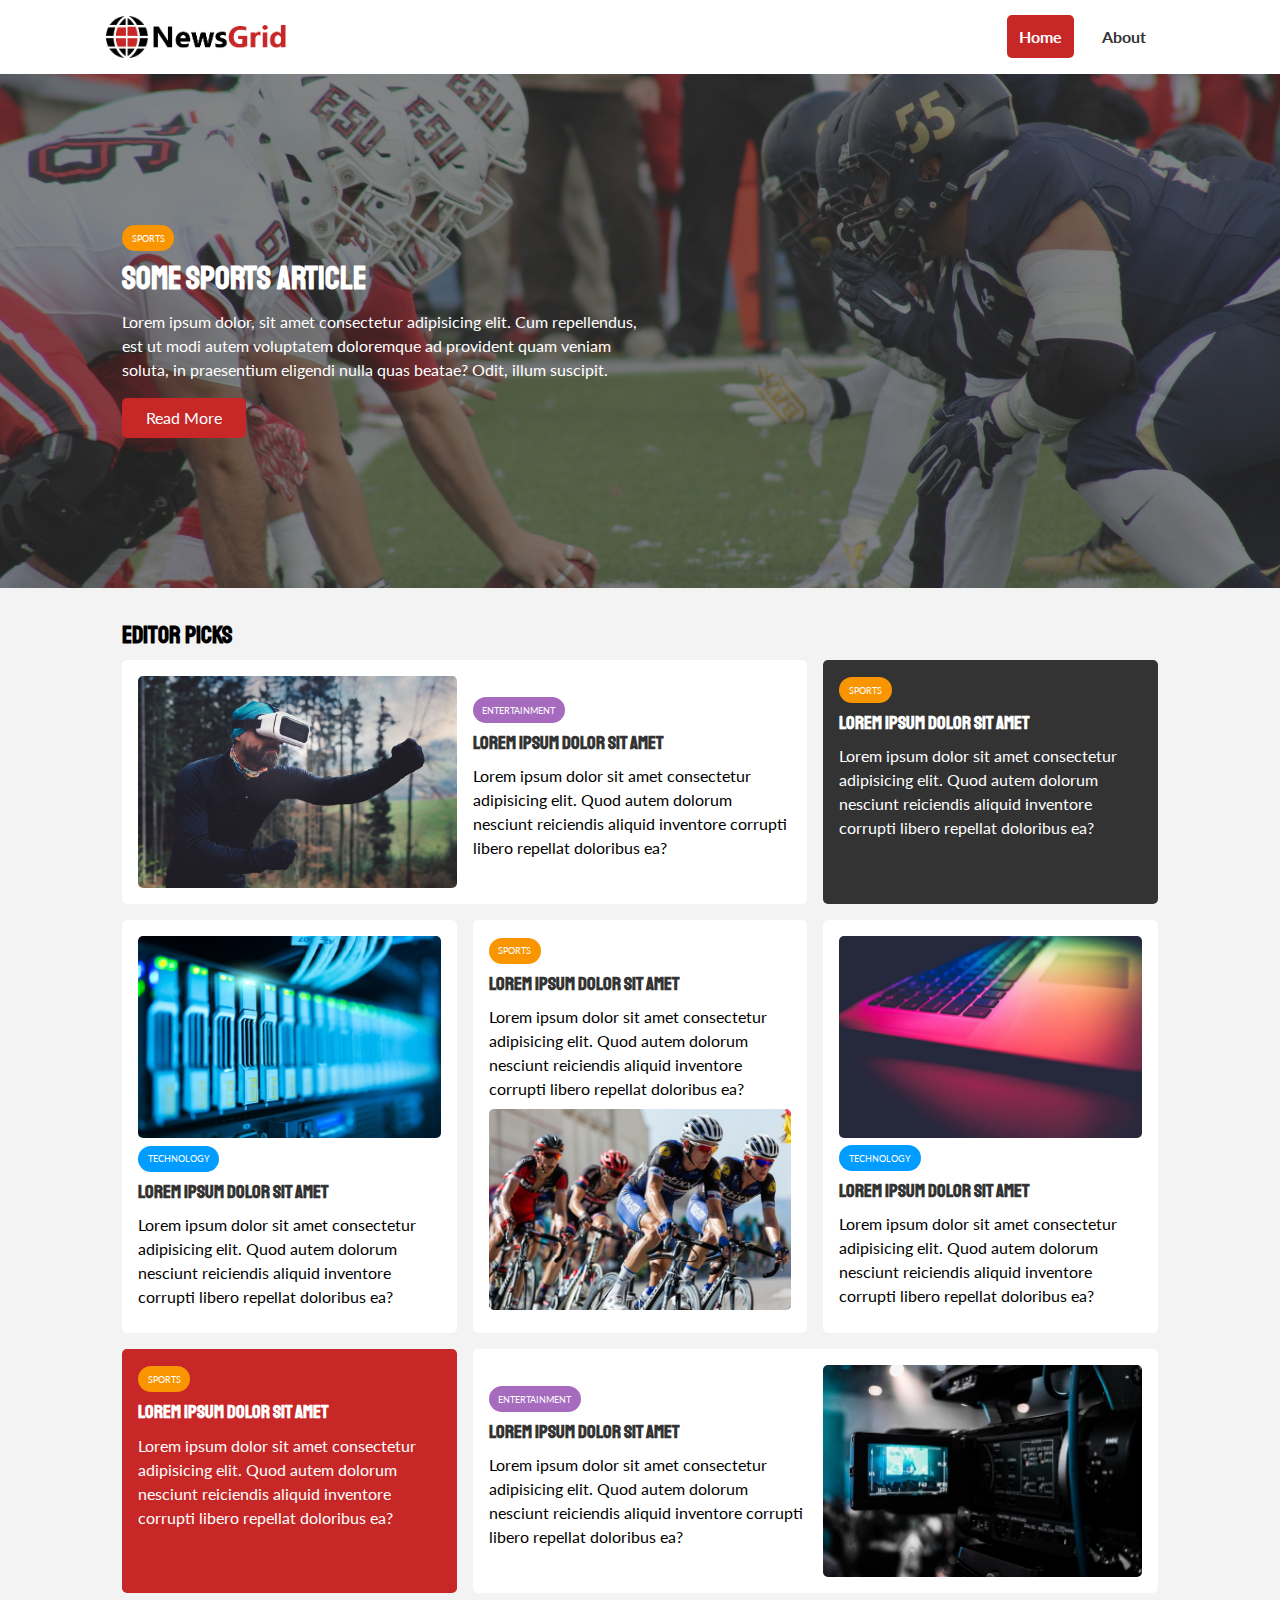
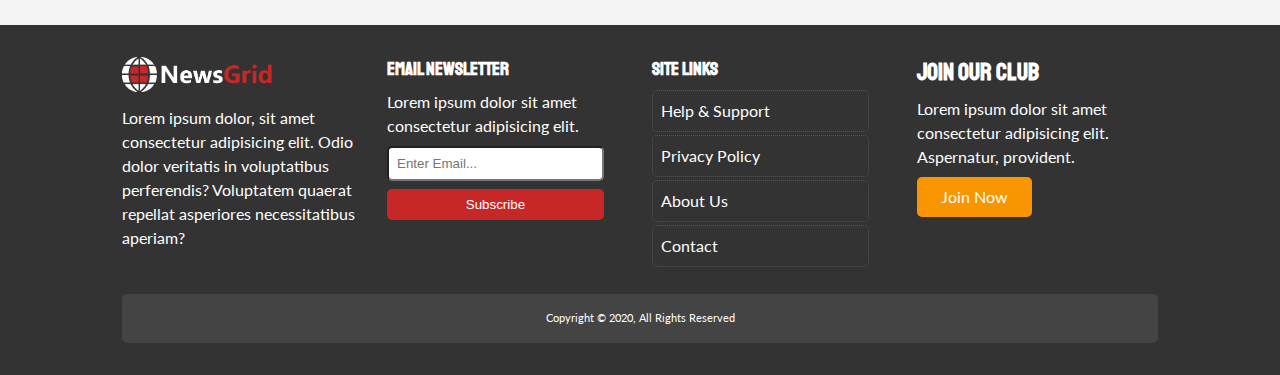
<file: index.html>
<!DOCTYPE html>
<html lang="en">

<head>
  <meta charset="UTF-8">
  <meta name="viewport" content="width=device-width, initial-scale=1.0">
  <link rel="stylesheet" href="https://use.fontawesome.com/releases/v5.14.0/css/all.css"
    integrity="sha384-HzLeBuhoNPvSl5KYnjx0BT+WB0QEEqLprO+NBkkk5gbc67FTaL7XIGa2w1L0Xbgc" crossorigin="anonymous">
  <link href="https://fonts.googleapis.com/css2?family=Lato&family=Staatliches&display=swap" rel="stylesheet">
  <link rel="stylesheet" href="css/style.css">
  <link rel="stylesheet" media="screen and (max-width: 768px)" href="css/mobile.css">
  <link rel="shortcut icon" type="image/x-icon" href="favicon.ico">
  <title>NewsGrid | Latest News</title>
</head>

<body>
  <!-- Navigation Bar -->
  <nav id="main-nav">
    <div class="container">
      <img src="img/logo.png" alt="NewsGrid" class="logo">
      <div class="social">
        <a href="http://www.facebook.com" target="_blank"><i class="fab fa-facebook fa-2x"></i></a>
        <a href="http://www.twitter.com" target="_blank"><i class="fab fa-twitter fa-2x"></i></a>
        <a href="http://www.instagram.com" target="_blank"><i class="fab fa-instagram fa-2x"></i></a>
        <a href="http://www.youtube.com" target="_blank"><i class="fab fa-youtube fa-2x"></i></a>
      </div>
      <ul>
        <li><a href="index.html" class="current">Home</a></li>
        <li><a href="about.html">About</a></li>
      </ul>
    </div>
  </nav>

  <!-- Showcase -->
  <header id="showcase">
    <div class="container">
      <div class="showcase-container">
        <div class="showcase-content">
          <div class="category category-sports">Sports</div>
          <h1>Some Sports Article</h1>
          <p>Lorem ipsum dolor, sit amet consectetur adipisicing elit. Cum repellendus, est ut modi autem voluptatem
            doloremque ad provident quam veniam soluta, in praesentium eligendi nulla quas beatae? Odit, illum suscipit.
          </p>
          <a href="article.html" class="btn btn-primary">Read More</a>
        </div>

      </div>
    </div>
  </header>

  <!-- Home Articles -->
  <section id="home-articles" class="py-2">
    <div class="container">
      <h2>Editor Picks</h2>
      <div class="articles-container">
        <article class="card">
          <img src="img/articles/ent1.jpg" class="img-border" alt="">
          <div>
            <div class="category category-ent">Entertainment</div>
            <h3>
              <a href="article.html">Lorem ipsum dolor sit amet</a>
            </h3>
            <p>Lorem ipsum dolor sit amet consectetur adipisicing elit. Quod autem dolorum nesciunt reiciendis aliquid
              inventore corrupti libero repellat doloribus ea?</p>
          </div>
        </article>
        <article class="card bg-dark">
          <div class="category category-sports">Sports</div>
          <h3>
            <a href="article.html">Lorem ipsum dolor sit amet</a>
          </h3>
          <p>Lorem ipsum dolor sit amet consectetur adipisicing elit. Quod autem dolorum nesciunt reiciendis aliquid
            inventore corrupti libero repellat doloribus ea?</p>
        </article>
        <article class="card">
          <img src="img/articles/tech1.jpg" class="img-border" alt="">
          <div class="category category-tech">Technology</div>
          <h3>
            <a href="article.html">Lorem ipsum dolor sit amet</a>
          </h3>
          <p>Lorem ipsum dolor sit amet consectetur adipisicing elit. Quod autem dolorum nesciunt reiciendis aliquid
            inventore corrupti libero repellat doloribus ea?</p>
        </article>
        <article class="card">
          <div class="category category-sports">Sports</div>
          <h3>
            <a href="article.html">Lorem ipsum dolor sit amet</a>
          </h3>
          <p>Lorem ipsum dolor sit amet consectetur adipisicing elit. Quod autem dolorum nesciunt reiciendis aliquid
            inventore corrupti libero repellat doloribus ea?</p>
          <img src="img/articles/sports1.jpg" class="img-border" alt="">
        </article>
        <article class="card">
          <img src="img/articles/tech2.jpg" class="img-border" alt="">
          <div class="category category-tech">Technology</div>
          <h3>
            <a href="article.html">Lorem ipsum dolor sit amet</a>
          </h3>
          <p>Lorem ipsum dolor sit amet consectetur adipisicing elit. Quod autem dolorum nesciunt reiciendis aliquid
            inventore corrupti libero repellat doloribus ea?</p>
        </article>
        <article class="card bg-primary">
          <div class="category category-sports">Sports</div>
          <h3>
            <a href="article.html">Lorem ipsum dolor sit amet</a>
          </h3>
          <p>Lorem ipsum dolor sit amet consectetur adipisicing elit. Quod autem dolorum nesciunt reiciendis aliquid
            inventore corrupti libero repellat doloribus ea?</p>
        </article>
        <article class="card">
          <div>
            <div class="category category-ent">Entertainment</div>
            <h3>
              <a href="article.html">Lorem ipsum dolor sit amet</a>
            </h3>
            <p>Lorem ipsum dolor sit amet consectetur adipisicing elit. Quod autem dolorum nesciunt reiciendis aliquid
              inventore corrupti libero repellat doloribus ea?</p>
          </div>
          <img src="img/articles/ent2.jpg" class="img-border" alt="">
        </article>
      </div>
    </div>
  </section>

  <!-- Footer -->
  <footer id="main-footer" class="py-2">
    <div class="container footer-container">
      <div>
        <img src="img/logo_light.png" alt="NewsGrid">
        <p>Lorem ipsum dolor, sit amet consectetur adipisicing elit. Odio dolor veritatis in voluptatibus perferendis?
          Voluptatem quaerat repellat asperiores necessitatibus aperiam?</p>
      </div>
      <div>
        <h3>Email Newsletter</h3>
        <p>Lorem ipsum dolor sit amet consectetur adipisicing elit.</p>
        <form name="contact" method="POST" data-netlify="true">
          <input type="email" name="email" placeholder="Enter Email...">
          <input type="submit" value="Subscribe" class="btn btn-primary">
        </form>
      </div>
      <div>
        <h3>Site Links</h3>
        <ul class="list">
          <li><a href="#">Help & Support</a></li>
          <li><a href="#">Privacy Policy</a></li>
          <li><a href="#">About Us</a></li>
          <li><a href="#">Contact</a></li>
        </ul>
      </div>
      <div>
        <h2>Join Our Club</h2>
        <p>Lorem ipsum dolor sit amet consectetur adipisicing elit. Aspernatur, provident.</p>
        <a href="#" class="btn btn-secondary btn-mobile">Join Now</a>
      </div>
      <div>
        <p>Copyright &copy; 2020, All Rights Reserved</p>
      </div>
    </div>
  </footer>
</body>

</html>
</file>
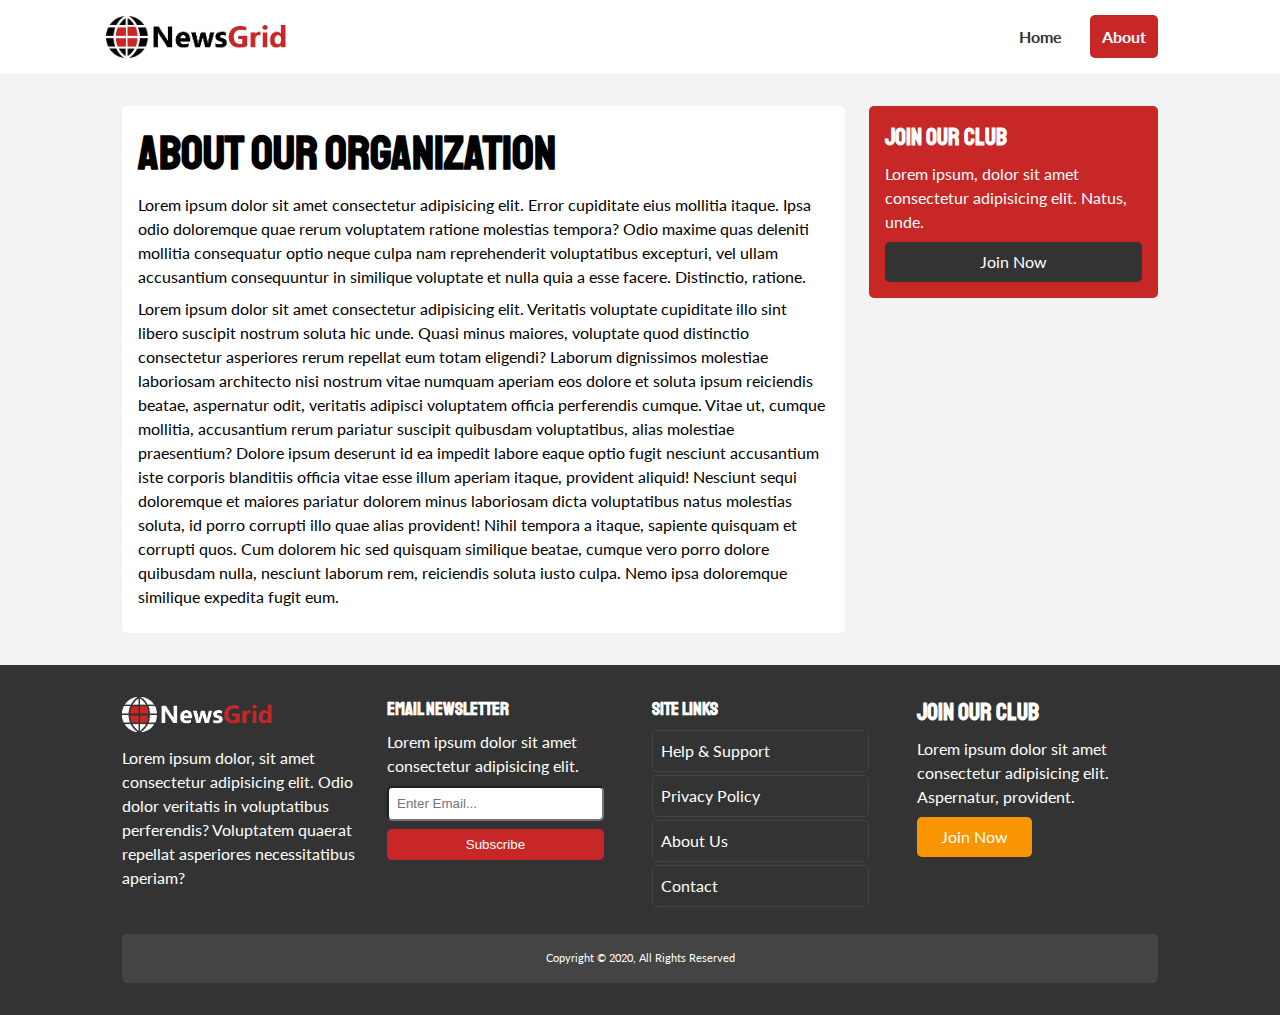
<file: about.html>
<!DOCTYPE html>
<html lang="en">

<head>
  <meta charset="UTF-8">
  <meta name="viewport" content="width=device-width, initial-scale=1.0">
  <link rel="stylesheet" href="https://use.fontawesome.com/releases/v5.14.0/css/all.css"
    integrity="sha384-HzLeBuhoNPvSl5KYnjx0BT+WB0QEEqLprO+NBkkk5gbc67FTaL7XIGa2w1L0Xbgc" crossorigin="anonymous">
  <link href="https://fonts.googleapis.com/css2?family=Lato&family=Staatliches&display=swap" rel="stylesheet">
  <link rel="stylesheet" href="css/style.css">
  <link rel="stylesheet" media="screen and (max-width: 768px)" href="css/mobile.css">
  <link rel="shortcut icon" type="image/x-icon" href="favicon.ico">
  <title>NewsGrid | About</title>
</head>

<body>
  <!-- Navigation Bar -->
  <nav id="main-nav">
    <div class="container">
      <img src="img/logo.png" alt="NewsGrid" class="logo">
      <div class="social">
        <a href="http://www.facebook.com" target="_blank"><i class="fab fa-facebook fa-2x"></i></a>
        <a href="http://www.twitter.com" target="_blank"><i class="fab fa-twitter fa-2x"></i></a>
        <a href="http://www.instagram.com" target="_blank"><i class="fab fa-instagram fa-2x"></i></a>
        <a href="http://www.youtube.com" target="_blank"><i class="fab fa-youtube fa-2x"></i></a>
      </div>
      <ul>
        <li><a href="index.html">Home</a></li>
        <li><a href="about.html" class="current">About</a></li>
      </ul>
    </div>
  </nav>

  <!-- About Section -->
  <section id="about">
    <div class="container">
      <div class="page-container">
        <article class="card">
          <h1 class="l-heading">About Our Organization</h1>
          <p>Lorem ipsum dolor sit amet consectetur adipisicing elit. Error cupiditate eius mollitia itaque. Ipsa odio
            doloremque quae rerum voluptatem ratione molestias tempora? Odio maxime quas deleniti mollitia consequatur
            optio neque culpa nam reprehenderit voluptatibus excepturi, vel ullam accusantium consequuntur in similique
            voluptate et nulla quia a esse facere. Distinctio, ratione.</p>
          <p>Lorem ipsum dolor sit amet consectetur adipisicing elit. Veritatis voluptate cupiditate illo sint libero
            suscipit nostrum soluta hic unde. Quasi minus maiores, voluptate quod distinctio consectetur asperiores
            rerum repellat eum totam eligendi? Laborum dignissimos molestiae laboriosam architecto nisi nostrum vitae
            numquam aperiam eos dolore et soluta ipsum reiciendis beatae, aspernatur odit, veritatis adipisci voluptatem
            officia perferendis cumque. Vitae ut, cumque mollitia, accusantium rerum pariatur suscipit quibusdam
            voluptatibus, alias molestiae praesentium? Dolore ipsum deserunt id ea impedit labore eaque optio fugit
            nesciunt accusantium iste corporis blanditiis officia vitae esse illum aperiam itaque, provident aliquid!
            Nesciunt sequi doloremque et maiores pariatur dolorem minus laboriosam dicta voluptatibus natus molestias
            soluta, id porro corrupti illo quae alias provident! Nihil tempora a itaque, sapiente quisquam et corrupti
            quos. Cum dolorem hic sed quisquam similique beatae, cumque vero porro dolore quibusdam nulla, nesciunt
            laborum rem, reiciendis soluta iusto culpa. Nemo ipsa doloremque similique expedita fugit eum.</p>
        </article>
        <aside class="card bg-primary">
          <h2>Join Our Club</h2>
          <p>Lorem ipsum, dolor sit amet consectetur adipisicing elit. Natus, unde.</p>
          <a href="#" class="btn btn-dark btn-block">Join Now</a>
        </aside>
      </div>
    </div>
  </section>

  <!-- Footer -->
  <footer id="main-footer" class="py-2">
    <div class="container footer-container">
      <div>
        <img src="img/logo_light.png" alt="NewsGrid">
        <p>Lorem ipsum dolor, sit amet consectetur adipisicing elit. Odio dolor veritatis in voluptatibus perferendis?
          Voluptatem quaerat repellat asperiores necessitatibus aperiam?</p>
      </div>
      <div>
        <h3>Email Newsletter</h3>
        <p>Lorem ipsum dolor sit amet consectetur adipisicing elit.</p>
        <form name="contact" method="POST" data-netlify="true">
          <input type="email" name="email" placeholder="Enter Email...">
          <input type="submit" value="Subscribe" class="btn btn-primary">
        </form>
      </div>
      <div>
        <h3>Site Links</h3>
        <ul class="list">
          <li><a href="#">Help & Support</a></li>
          <li><a href="#">Privacy Policy</a></li>
          <li><a href="#">About Us</a></li>
          <li><a href="#">Contact</a></li>
        </ul>
      </div>
      <div>
        <h2>Join Our Club</h2>
        <p>Lorem ipsum dolor sit amet consectetur adipisicing elit. Aspernatur, provident.</p>
        <a href="#" class="btn btn-secondary btn-mobile">Join Now</a>
      </div>
      <div>
        <p>Copyright &copy; 2020, All Rights Reserved</p>
      </div>
    </div>
  </footer>
</body>

</html>
</file>
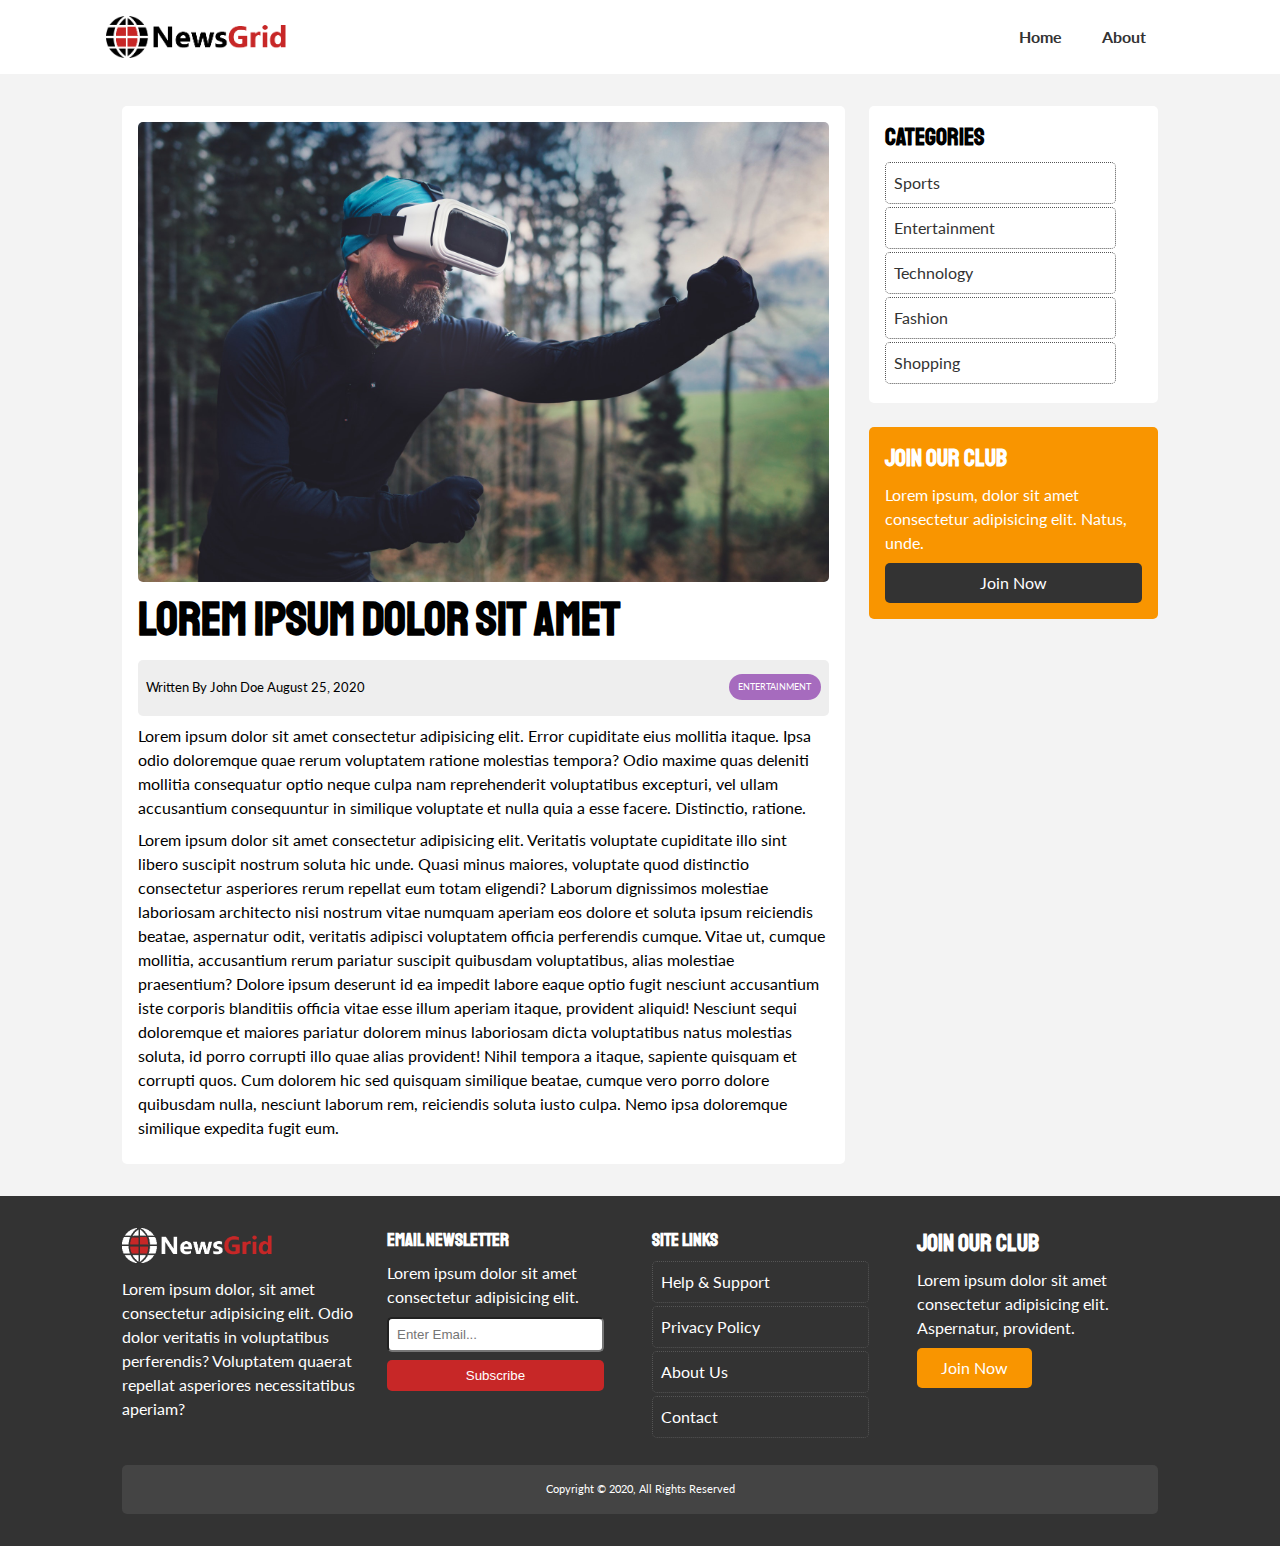
<file: article.html>
<!DOCTYPE html>
<html lang="en">

<head>
  <meta charset="UTF-8">
  <meta name="viewport" content="width=device-width, initial-scale=1.0">
  <link rel="stylesheet" href="https://use.fontawesome.com/releases/v5.14.0/css/all.css"
    integrity="sha384-HzLeBuhoNPvSl5KYnjx0BT+WB0QEEqLprO+NBkkk5gbc67FTaL7XIGa2w1L0Xbgc" crossorigin="anonymous">
  <link href="https://fonts.googleapis.com/css2?family=Lato&family=Staatliches&display=swap" rel="stylesheet">
  <link rel="stylesheet" href="css/style.css">
  <link rel="stylesheet" media="screen and (max-width: 768px)" href="css/mobile.css">
  <link rel="shortcut icon" type="image/x-icon" href="favicon.ico">
  <title>NewsGrid | Latest News</title>
</head>

<body>
  <!-- Navigation Bar -->
  <nav id="main-nav">
    <div class="container">
      <img src="img/logo.png" alt="NewsGrid" class="logo">
      <div class="social">
        <a href="http://www.facebook.com" target="_blank"><i class="fab fa-facebook fa-2x"></i></a>
        <a href="http://www.twitter.com" target="_blank"><i class="fab fa-twitter fa-2x"></i></a>
        <a href="http://www.instagram.com" target="_blank"><i class="fab fa-instagram fa-2x"></i></a>
        <a href="http://www.youtube.com" target="_blank"><i class="fab fa-youtube fa-2x"></i></a>
      </div>
      <ul>
        <li><a href="index.html">Home</a></li>
        <li><a href="about.html">About</a></li>
      </ul>
    </div>
  </nav>

  <!-- Article Section -->
  <section id="article">
    <div class="container">
      <div class="page-container">
        <article class="card">
          <img src="img/articles/ent1.jpg" class="img-border" alt="">
          <h1 class="l-heading">Lorem ipsum dolor sit amet</h1>
          <div class="meta">
            <small>
              <i class="fas fa-user"></i> Written By John Doe August 25, 2020
            </small>
            <div class="category category-ent">Entertainment</div>
          </div>
          <p>Lorem ipsum dolor sit amet consectetur adipisicing elit. Error cupiditate eius mollitia itaque. Ipsa odio
            doloremque quae rerum voluptatem ratione molestias tempora? Odio maxime quas deleniti mollitia consequatur
            optio neque culpa nam reprehenderit voluptatibus excepturi, vel ullam accusantium consequuntur in similique
            voluptate et nulla quia a esse facere. Distinctio, ratione.</p>
          <p>Lorem ipsum dolor sit amet consectetur adipisicing elit. Veritatis voluptate cupiditate illo sint libero
            suscipit nostrum soluta hic unde. Quasi minus maiores, voluptate quod distinctio consectetur asperiores
            rerum repellat eum totam eligendi? Laborum dignissimos molestiae laboriosam architecto nisi nostrum vitae
            numquam aperiam eos dolore et soluta ipsum reiciendis beatae, aspernatur odit, veritatis adipisci voluptatem
            officia perferendis cumque. Vitae ut, cumque mollitia, accusantium rerum pariatur suscipit quibusdam
            voluptatibus, alias molestiae praesentium? Dolore ipsum deserunt id ea impedit labore eaque optio fugit
            nesciunt accusantium iste corporis blanditiis officia vitae esse illum aperiam itaque, provident aliquid!
            Nesciunt sequi doloremque et maiores pariatur dolorem minus laboriosam dicta voluptatibus natus molestias
            soluta, id porro corrupti illo quae alias provident! Nihil tempora a itaque, sapiente quisquam et corrupti
            quos. Cum dolorem hic sed quisquam similique beatae, cumque vero porro dolore quibusdam nulla, nesciunt
            laborum rem, reiciendis soluta iusto culpa. Nemo ipsa doloremque similique expedita fugit eum.</p>
        </article>
        <aside id="categories" class="card">
          <h2>Categories</h2>
          <ul class="list">
            <li><a href="#"><i class="fas fa-chevron-right"></i> Sports</a></li>
            <li><a href="#"><i class="fas fa-chevron-right"></i> Entertainment</a></li>
            <li><a href="#"><i class="fas fa-chevron-right"></i> Technology</a></li>
            <li><a href="#"><i class="fas fa-chevron-right"></i> Fashion</a></li>
            <li><a href="#"><i class="fas fa-chevron-right"></i> Shopping</a></li>
          </ul>

        </aside>
        <aside class="card bg-secondary">
          <h2>Join Our Club</h2>
          <p>Lorem ipsum, dolor sit amet consectetur adipisicing elit. Natus, unde.</p>
          <a href="#" class="btn btn-dark btn-block">Join Now</a>
        </aside>
      </div>
    </div>
  </section>

  <!-- Footer -->
  <footer id="main-footer" class="py-2">
    <div class="container footer-container">
      <div>
        <img src="img/logo_light.png" alt="NewsGrid">
        <p>Lorem ipsum dolor, sit amet consectetur adipisicing elit. Odio dolor veritatis in voluptatibus perferendis?
          Voluptatem quaerat repellat asperiores necessitatibus aperiam?</p>
      </div>
      <div>
        <h3>Email Newsletter</h3>
        <p>Lorem ipsum dolor sit amet consectetur adipisicing elit.</p>
        <form name="contact" method="POST" data-netlify="true">
          <input type="email" name="email" placeholder="Enter Email...">
          <input type="submit" value="Subscribe" class="btn btn-primary">
        </form>
      </div>
      <div>
        <h3>Site Links</h3>
        <ul class="list">
          <li><a href="#">Help & Support</a></li>
          <li><a href="#">Privacy Policy</a></li>
          <li><a href="#">About Us</a></li>
          <li><a href="#">Contact</a></li>
        </ul>
      </div>
      <div>
        <h2>Join Our Club</h2>
        <p>Lorem ipsum dolor sit amet consectetur adipisicing elit. Aspernatur, provident.</p>
        <a href="#" class="btn btn-secondary btn-mobile">Join Now</a>
      </div>
      <div>
        <p>Copyright &copy; 2020, All Rights Reserved</p>
      </div>
    </div>
  </footer>
</body>

</html>
</file>
<file: css/style.css>
:root {
  --primary-color: #c72727;
  --secondary-color: #f99500;
  --light-color: #f3f3f3;
  --dark-color: #333;
  --max-width: 1100px;
}

.category {
  --sports-color: #f99500;
  --ent-color: #a66bbe;
  --tech-color: #009cff;
}

* {
  margin: 0;
  padding: 0;
  box-sizing: border-box;
}

body {
  font-family: 'Lato', sans-serif;
  line-height: 1.5;
  background: var(--light-color);
}

a {
  color: var(--dark-color);
  text-decoration: none;
}

ul {
  list-style: none;
}

p {
  margin: 0.5rem 0;
}

img {
  width: 100%;
}

h1, h2, h3, h4, h5, h6 {
  font-family: 'Staatliches', cursive;
  margin-bottom: 0.55rem;
  line-height: 1.3;
}

/* Utilies */
.container {
  max-width: var(--max-width);
  margin: auto;
  padding: 0 2rem;
  overflow: hidden;
}

.category {
  display: inline-block;
  color: #fff;
  font-size: 0.55rem;
  text-transform: uppercase;
  padding: 0.4rem 0.6rem;
  border-radius: 15px;
  margin-bottom: 0.5rem;
}

.category-sports { background: var(--sports-color);}
.category-ent { background: var(--ent-color);}
.category-tech { background: var(--tech-color);}

.btn {
  display: inline-block;
  border: none;
  background: var(--dark-color);
  color: #fff;
  padding: 0.5rem 1.5rem;
  border-radius: 5px;
}

.btn-light { background: var(--light-color);}
.btn-primary { background: var(--primary-color);}
.btn-secondary { background: var(--secondary-color);}

.btn-block {
  display: block;
  width: 100%;
  text-align: center;
}

.btn:hover {
  opacity: 0.9;
}

.card {
  background: #fff;
  padding: 1rem;
  border-radius: 5px;
}

.img-border {
  border-radius: 5px;
}

.bg-dark {
  background: var(--dark-color);
  color: #fff;
}

.bg-primary {
  background: var(--primary-color);
  color: #fff;
}

.bg-secondary {
  background: var(--secondary-color);
  color: #fff;
}

.bg-dark h1,
.bg-dark h2,
.bg-dark h3,
.bg-dark a,
.bg-primary h1,
.bg-primary h2,
.bg-primary h3,
.bg-primary a,
.bg-secondary h1,
.bg-secondary h2,
.bg-secondary h3,
.bg-secondary a {
  color: #fff;
}

.py-1 { padding: 1.5rem 0;}
.py-2 { padding: 2rem 0;}
.py-3 { padding: 3rem 0;}
.p-1 { padding: 1.5rem;}
.p-2 { padding: 2rem;}
.p-3 { padding: 3rem;}

.l-heading {
  font-size: 3rem;
}


.list li {
  padding: 0.5rem;
  border: 1px dotted #555;
  border-radius: 5px;
  margin-bottom: 3px;
  width: 90%;
}

.list li a:hover {
  color: var(--primary-color) !important;
}

/* Inner Page Grid Container */
.page-container {
  display: grid;
  grid-template-columns: 5fr 2fr;
  grid-gap: 1.5rem;
  margin: 2rem 0;
}

.page-container > *:first-child {
  grid-row: 1 / span 3;
}

/* Navigation */
#main-nav {
  background: #fff;
  position: sticky;
  top: 0;
  z-index: 2;
}

#main-nav .container {
  display: grid;
  grid-template-columns: 6fr 3fr 2fr;
  padding: 1rem;
  align-items: center;
}

#main-nav .logo {
  width: 180px;
}

#main-nav ul {
  justify-self: end;
  display: flex;
}

#main-nav ul li a {
  padding: 0.75rem;
  font-weight: bold;
  margin-right: 1rem;
  border-radius: 5px;
}

#main-nav ul li a.current {
  background: var(--primary-color);
  color: #fff;
}

#main-nav ul li a:hover {
  background: var(--light-color);
  color: var(--dark-color);
}

#main-nav .social {
  justify-self: center;
}

#main-nav .social i {
  color: #777;
  margin-right: 0.5rem;
  padding: 5px;
}

#main-nav .social i.fa-facebook:hover {
  background: #3b5998;
  color: #fff;
  border-radius: 50%;
  border: none;
  box-shadow: 2px 2px 5px #3b5998;
}

#main-nav .social i.fa-twitter:hover {
  background: #fff;
  color: #00acee;
  border-radius: 50%;
  border: none;
  box-shadow: 2px 2px 5px #00acee;
}

#main-nav .social i.fa-instagram:hover {
  background: #fff;
  color: #E1306C;
  border-radius: 50%;
  border: none;
  box-shadow: 2px 2px 5px #E1306C;
}

#main-nav .social i.fa-youtube:hover {
  background: #fff;
  color: #c4302b;
  border-radius: 50%;
  border: none;
  box-shadow: 2px 2px 5px #c4302b;
}

/* Showcase */
#showcase {
  color: #fff;
  background: #333;
  padding: 2rem;
  position: relative;
}

#showcase::before {
  content: '';
  background: url('../img/featured.jpg') no-repeat center center/cover;
  position: absolute;
  top: 0;
  left: 0;
  width: 100%;
  height: 100%;
  opacity: 0.4;
}

#showcase .showcase-container {
  display: grid;
  grid-template-columns: repeat(2, 1fr);
  justify-content: center;
  align-items: center;
  height: 50vh;
}

#showcase .showcase-content {
  z-index: 1;
}

#showcase .showcase-content p {
  margin-bottom: 1rem;
}

/* Home Articles */
#home-articles .articles-container {
  display: grid;
  grid-template-columns: repeat(3, 1fr);
  grid-gap: 1rem;
}

#home-articles .articles-container > *:first-child,
#home-articles .articles-container > *:last-child {
  display: grid;
  grid-template-columns: repeat(2, 1fr);
  grid-gap: 1rem;
  align-items: center;
  grid-column: 1 / span 2;
}

#home-articles .articles-container > *:last-child {
  grid-column: 2 / span 2;
}

#article .meta {
  display: flex;
  justify-content: space-between;
  align-items: center;
  background: #eee;
  padding: 0.5rem;
  border-radius: 5px;
}

#article .meta .category {
  margin-top: 0.4rem;
}

/* Footer */
#main-footer {
  background: var(--dark-color);
  color: #fff;
}

#main-footer img {
  width: 150px;
}

#main-footer a {
  color: #fff;
}

#main-footer .footer-container {
  display: grid;
  grid-template-columns: repeat(4, 1fr);
  grid-gap: 1.5rem;
}

#main-footer .footer-container > *:last-child {
  background: #444;
  grid-column: 1 / span 4;
  padding: 0.5rem;
  font-size: 0.7rem;
  text-align: center;
  border-radius: 5px;
}

#main-footer .footer-container input[type='email'] {
  width: 90%;
  padding: 0.5rem;
  margin-bottom: 0.5rem;
  border-radius: 5px;
}

#main-footer .footer-container input[type='submit'] {
  width: 90%;
}
</file>
<file: css/mobile.css>
/* Navigations */
#main-nav .social {
  display: none;
}

#main-nav .container {
  grid-template-columns: 1fr;
  grid-gap: 1.2rem;
}

#main-nav .logo,
#main-nav ul {
  justify-self: center;
}

#main-nav ul li a {
  padding: 0.5rem   ;
}

#home-articles .articles-container {
  grid-template-columns: repeat(2, 1fr);
}

#home-articles .articles-container > *:first-child,
#home-articles .articles-container > *:last-child {
  grid-template-columns: 1fr;
  grid-column: 1;
}

@media(max-width: 600px) {
  #showcase .showcase-container,
  #home-articles .articles-container,
  #main-footer .footer-container {
  grid-template-columns: 1fr;
}

#main-footer .footer-container > *:last-child {
  grid-column: 1;
}

#main-footer .footer-container > *:first-child,
 #main-footer .footer-container > *:nth-child(2) {
  border-bottom: 1px dotted #444;
  padding-bottom: 2px;
}

#main-footer .footer-container > *:nth-child(4) {
  text-align: center;
}

.page-container {
  grid-template-columns: 1fr;
  text-align: center;
}

.page-container > *:first-child {
  grid-row: 1;
}

.l-heading {
  font-size: 2rem;
}

.btn-mobile {
  width: 90%;
}
}
</file>
